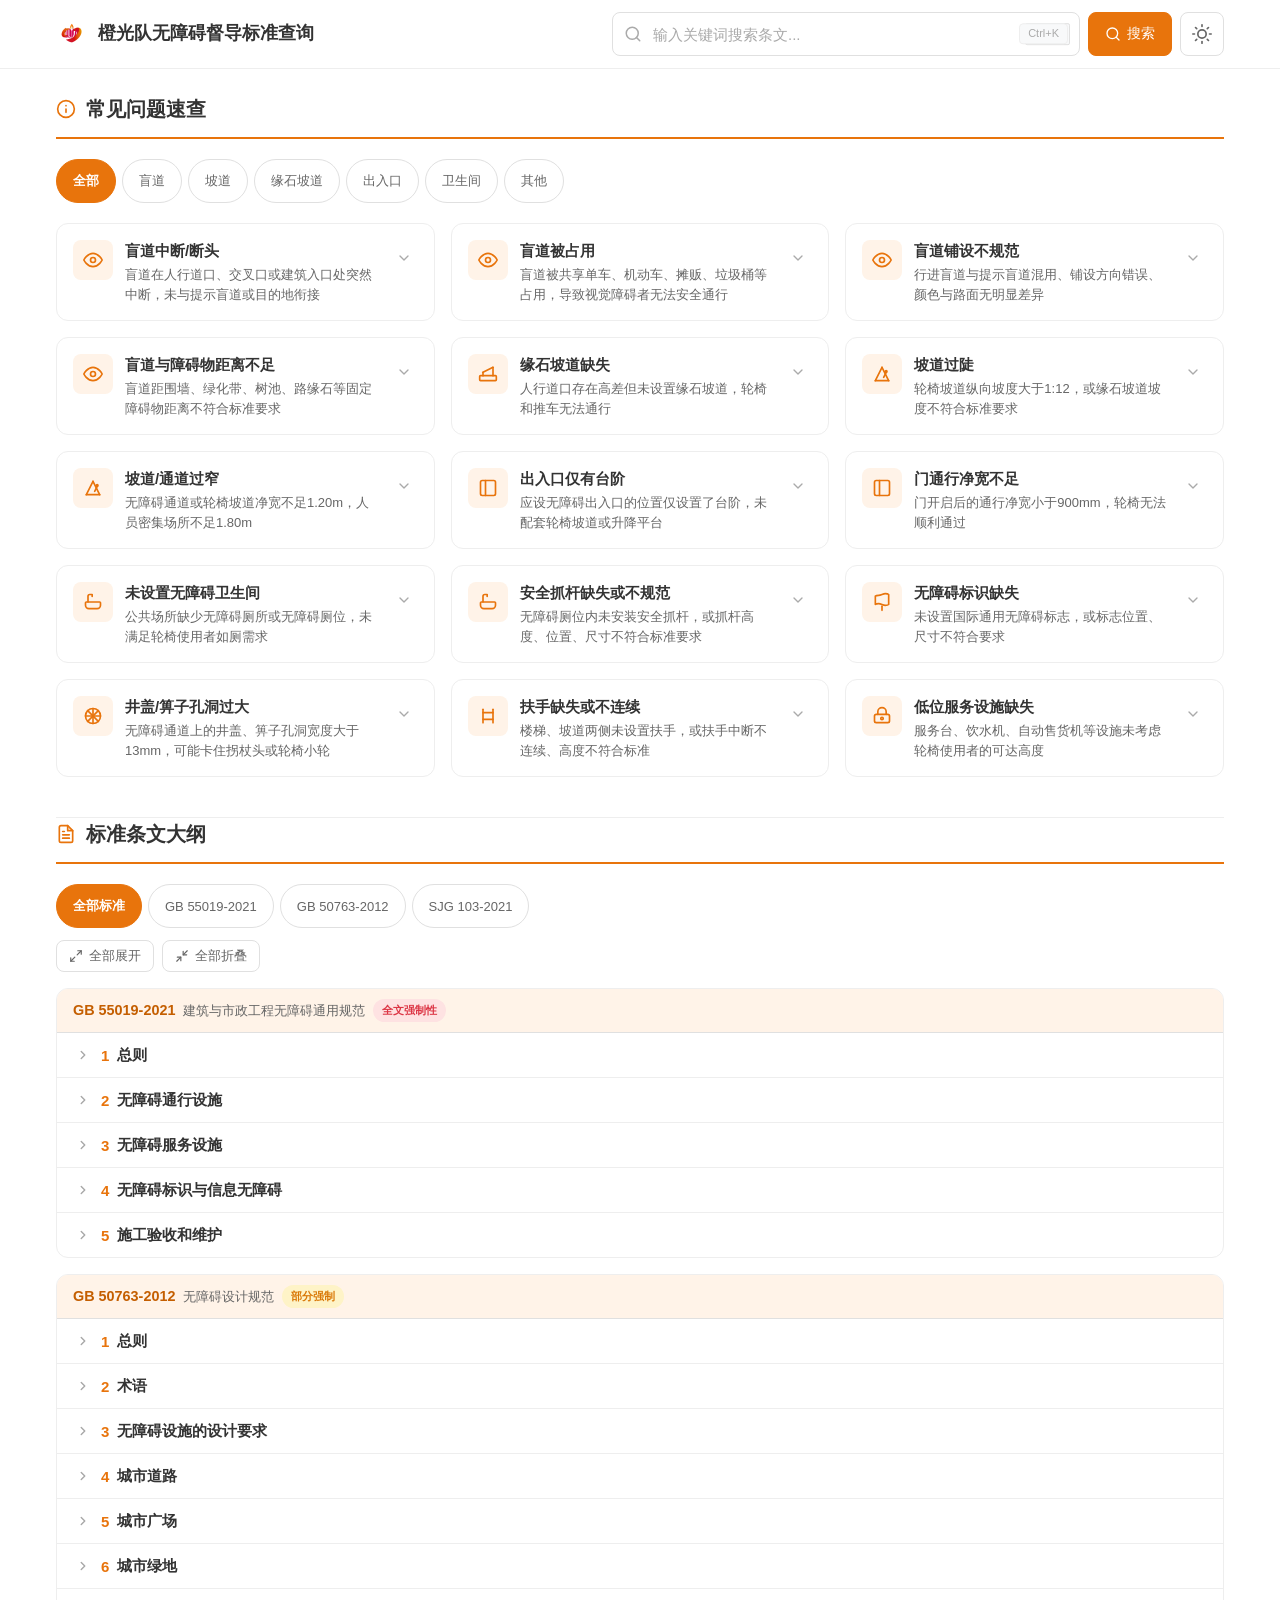
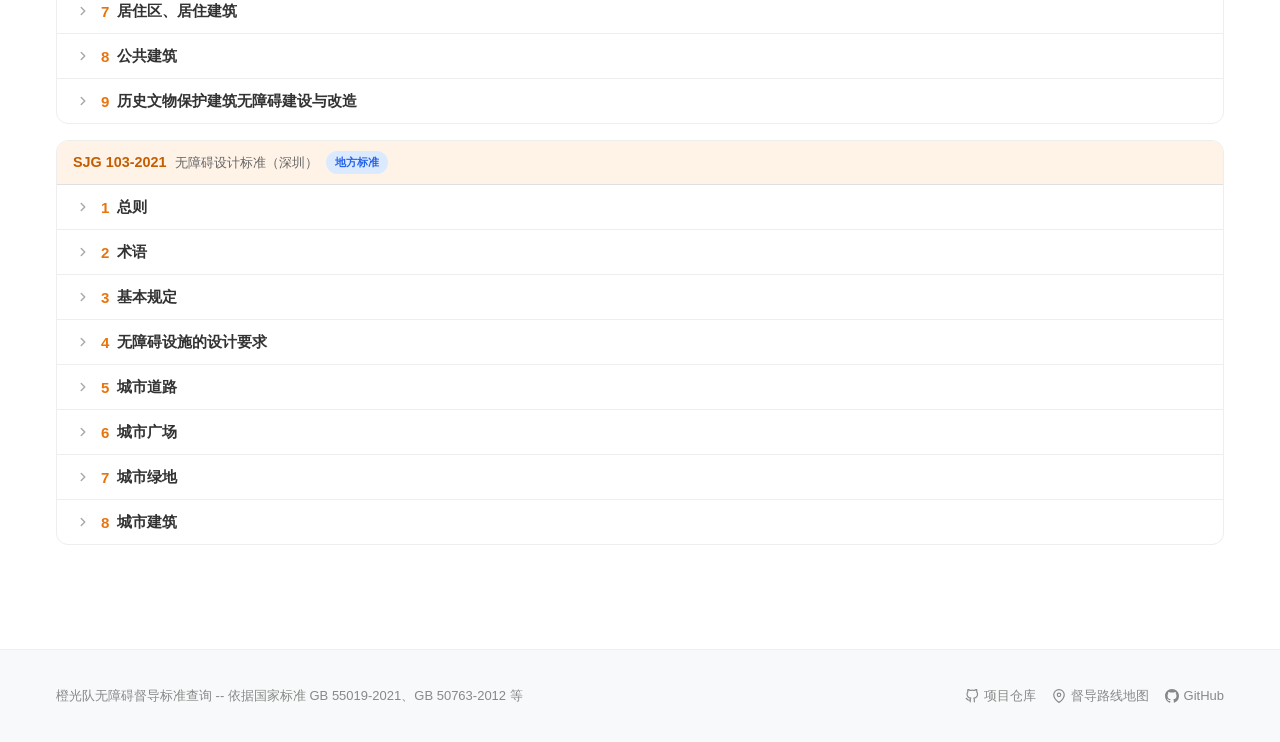
<file: index.html>
<!DOCTYPE html>
<!--
  橙光队无障碍督导标准查询
  Copyright © 2025 Wayhhow
  Licensed under MIT
  https://github.com/Wayhhow/accessibility-standards
-->
<html lang="zh-CN">
<head>
  <meta charset="UTF-8">
  <meta name="viewport" content="width=device-width, initial-scale=1.0">
  <title>橙光队无障碍督导标准查询</title>
  <link rel="stylesheet" href="css/style.css">
  <script>
    // FOUC prevention: apply theme before render
    (function() {
      var theme = localStorage.getItem('theme');
      if (theme === 'dark' || (!theme && window.matchMedia('(prefers-color-scheme: dark)').matches)) {
        document.documentElement.setAttribute('data-theme', 'dark');
      }
    })();
  </script>
</head>
<body>
  <!-- Skip to content link for accessibility -->
  <a href="#main-content" class="skip-link">跳转到主要内容</a>

  <!-- Header -->
  <header class="site-header" role="banner">
    <div class="container">
      <div class="header-inner">
        <div class="logo" aria-label="橙光队无障碍督导标准查询">
          <img src="image/logo.png" alt="橙光队队徽" class="logo-icon" width="32" height="32">
          <h1 class="site-title">橙光队无障碍督导标准查询</h1>
        </div>
        <div class="header-actions">
          <div class="search-box" role="search" aria-label="搜索标准条文">
            <label for="search-input" class="sr-only">搜索标准条文</label>
            <div class="search-input-wrapper">
              <svg class="search-icon" width="18" height="18" viewBox="0 0 24 24" fill="none" stroke="currentColor" stroke-width="2" stroke-linecap="round" stroke-linejoin="round" aria-hidden="true">
                <circle cx="11" cy="11" r="8"/>
                <line x1="21" y1="21" x2="16.65" y2="16.65"/>
              </svg>
              <input type="search" id="search-input" class="search-input" placeholder="输入关键词搜索条文..." autocomplete="off" aria-describedby="search-hint">
              <kbd class="search-kbd" aria-hidden="true">Ctrl+K</kbd>
            </div>
            <button id="search-btn" class="btn btn-primary search-btn" type="button" aria-label="搜索">
              <svg width="16" height="16" viewBox="0 0 24 24" fill="none" stroke="currentColor" stroke-width="2" stroke-linecap="round" stroke-linejoin="round" aria-hidden="true">
                <circle cx="11" cy="11" r="8"/>
                <line x1="21" y1="21" x2="16.65" y2="16.65"/>
              </svg>
              <span>搜索</span>
            </button>
          </div>
          <button class="theme-toggle" id="theme-toggle" type="button" aria-label="切换深色模式" title="切换深色模式">
            <svg class="theme-icon-light" width="20" height="20" viewBox="0 0 24 24" fill="none" stroke="currentColor" stroke-width="2" stroke-linecap="round" stroke-linejoin="round" aria-hidden="true">
              <circle cx="12" cy="12" r="5"/>
              <line x1="12" y1="1" x2="12" y2="3"/>
              <line x1="12" y1="21" x2="12" y2="23"/>
              <line x1="4.22" y1="4.22" x2="5.64" y2="5.64"/>
              <line x1="18.36" y1="18.36" x2="19.78" y2="19.78"/>
              <line x1="1" y1="12" x2="3" y2="12"/>
              <line x1="21" y1="12" x2="23" y2="12"/>
              <line x1="4.22" y1="19.78" x2="5.64" y2="18.36"/>
              <line x1="18.36" y1="5.64" x2="19.78" y2="4.22"/>
            </svg>
            <svg class="theme-icon-dark" width="20" height="20" viewBox="0 0 24 24" fill="none" stroke="currentColor" stroke-width="2" stroke-linecap="round" stroke-linejoin="round" aria-hidden="true">
              <path d="M21 12.79A9 9 0 1 1 11.21 3 7 7 0 0 0 21 12.79z"/>
            </svg>
          </button>
        </div>
      </div>
      <span id="search-hint" class="sr-only">输入关键词后自动搜索，如"盲道"、"坡道"、"1:12"等</span>
    </div>
  </header>

  <!-- Search Results (hidden by default) -->
  <section id="search-results-section" class="search-results-section" role="region" aria-label="搜索结果" aria-live="polite" style="display:none;">
    <div class="container">
      <div class="search-results-header">
        <h2 id="search-results-title" class="search-results-title">搜索结果</h2>
        <button id="clear-search-btn" class="btn btn-outline btn-sm" type="button" aria-label="清除搜索">
          <svg width="14" height="14" viewBox="0 0 24 24" fill="none" stroke="currentColor" stroke-width="2" stroke-linecap="round" stroke-linejoin="round" aria-hidden="true">
            <line x1="18" y1="6" x2="6" y2="18"/>
            <line x1="6" y1="6" x2="18" y2="18"/>
          </svg>
          <span>清除搜索</span>
        </button>
      </div>
      <div id="search-results" class="search-results" aria-describedby="search-results-title"></div>
    </div>
  </section>

  <!-- Main Content -->
  <main id="main-content" class="main-content" role="main">
    <div class="container">

      <!-- Common Issues Section -->
      <section id="common-issues-section" class="common-issues-section" role="region" aria-label="常见问题">
        <h2 class="section-title">
          <svg width="20" height="20" viewBox="0 0 24 24" fill="none" stroke="currentColor" stroke-width="2" stroke-linecap="round" stroke-linejoin="round" aria-hidden="true">
            <circle cx="12" cy="12" r="10"/>
            <line x1="12" y1="16" x2="12" y2="12"/>
            <line x1="12" y1="8" x2="12.01" y2="8"/>
          </svg>
          常见问题速查
        </h2>
        <div class="issue-categories" role="tablist" aria-label="问题分类">
          <button class="category-tab active" role="tab" aria-selected="true" data-category="all">全部</button>
          <button class="category-tab" role="tab" aria-selected="false" data-category="盲道">盲道</button>
          <button class="category-tab" role="tab" aria-selected="false" data-category="坡道">坡道</button>
          <button class="category-tab" role="tab" aria-selected="false" data-category="缘石坡道">缘石坡道</button>
          <button class="category-tab" role="tab" aria-selected="false" data-category="出入口">出入口</button>
          <button class="category-tab" role="tab" aria-selected="false" data-category="卫生间">卫生间</button>
          <button class="category-tab" role="tab" aria-selected="false" data-category="其他">其他</button>
        </div>
        <div id="common-issues-list" class="common-issues-list" role="tabpanel"></div>
      </section>

      <!-- Standards Outline Section -->
      <section id="outline-section" class="outline-section" role="region" aria-label="标准大纲">
        <h2 class="section-title">
          <svg width="20" height="20" viewBox="0 0 24 24" fill="none" stroke="currentColor" stroke-width="2" stroke-linecap="round" stroke-linejoin="round" aria-hidden="true">
            <path d="M14 2H6a2 2 0 0 0-2 2v16a2 2 0 0 0 2 2h12a2 2 0 0 0 2-2V8z"/>
            <polyline points="14 2 14 8 20 8"/>
            <line x1="16" y1="13" x2="8" y2="13"/>
            <line x1="16" y1="17" x2="8" y2="17"/>
            <polyline points="10 9 9 9 8 9"/>
          </svg>
          标准条文大纲
        </h2>
        <nav class="standard-tabs" role="tablist" aria-label="标准选择">
          <!-- Tabs will be generated by JS -->
        </nav>
        <div class="outline-actions">
          <button class="btn btn-outline btn-sm" id="expand-all-btn" type="button" aria-label="展开全部章节">
            <svg width="14" height="14" viewBox="0 0 24 24" fill="none" stroke="currentColor" stroke-width="2" stroke-linecap="round" stroke-linejoin="round" aria-hidden="true">
              <polyline points="15 3 21 3 21 9"/>
              <polyline points="9 21 3 21 3 15"/>
              <line x1="21" y1="3" x2="14" y2="10"/>
              <line x1="3" y1="21" x2="10" y2="14"/>
            </svg>
            <span>全部展开</span>
          </button>
          <button class="btn btn-outline btn-sm" id="collapse-all-btn" type="button" aria-label="折叠全部章节">
            <svg width="14" height="14" viewBox="0 0 24 24" fill="none" stroke="currentColor" stroke-width="2" stroke-linecap="round" stroke-linejoin="round" aria-hidden="true">
              <polyline points="4 14 10 14 10 20"/>
              <polyline points="20 10 14 10 14 4"/>
              <line x1="14" y1="10" x2="21" y2="3"/>
              <line x1="3" y1="21" x2="10" y2="14"/>
            </svg>
            <span>全部折叠</span>
          </button>
        </div>
        <div id="outline-tree" class="outline-tree" role="tree" aria-label="标准条文目录">
          <!-- Outline will be generated by JS -->
        </div>
      </section>

    </div>
  </main>

  <!-- Back to Top Button -->
  <button class="back-to-top" id="back-to-top" type="button" aria-label="返回顶部" title="返回顶部">
    <svg width="20" height="20" viewBox="0 0 24 24" fill="none" stroke="currentColor" stroke-width="2" stroke-linecap="round" stroke-linejoin="round" aria-hidden="true">
      <polyline points="18 15 12 9 6 15"/>
    </svg>
  </button>

  <!-- Footer -->
  <footer class="site-footer" role="contentinfo">
    <div class="container">
      <div class="footer-content">
        <p class="footer-desc">橙光队无障碍督导标准查询 -- 依据国家标准 GB 55019-2021、GB 50763-2012 等</p>
        <div class="footer-links">
          <a href="https://github.com/Wayhhow/accessibility-standards" target="_blank" rel="noopener noreferrer">
            <svg width="14" height="14" viewBox="0 0 24 24" fill="none" stroke="currentColor" stroke-width="2" stroke-linecap="round" stroke-linejoin="round" aria-hidden="true"><path d="M9 19c-5 1.5-5-2.5-7-3m14 6v-3.87a3.37 3.37 0 0 0-.94-2.61c3.14-.35 6.44-1.54 6.44-7A5.44 5.44 0 0 0 20 4.77 5.07 5.07 0 0 0 19.91 1S18.73.65 16 2.48a13.38 13.38 0 0 0-7 0C6.27.65 5.09 1 5.09 1A5.07 5.07 0 0 0 5 4.77a5.44 5.44 0 0 0-1.5 3.78c0 5.42 3.3 6.61 6.44 7A3.37 3.37 0 0 0 9 18.13V22"/></svg>
            项目仓库
          </a>
          <a href="https://wayhhow.github.io/survey-map/" target="_blank" rel="noopener noreferrer">
            <svg width="14" height="14" viewBox="0 0 24 24" fill="none" stroke="currentColor" stroke-width="2" stroke-linecap="round" stroke-linejoin="round" aria-hidden="true"><path d="M21 10c0 7-9 13-9 13s-9-6-9-13a9 9 0 0 1 18 0z"/><circle cx="12" cy="10" r="3"/></svg>
            督导路线地图
          </a>
          <a href="https://github.com/Wayhhow" target="_blank" rel="noopener noreferrer">
            <svg width="14" height="14" viewBox="0 0 24 24" fill="currentColor" aria-hidden="true"><path d="M12 0C5.37 0 0 5.37 0 12c0 5.31 3.435 9.795 8.205 11.385.6.105.825-.255.825-.57 0-.285-.015-1.23-.015-2.235-3.015.555-3.795-.735-4.035-1.41-.135-.345-.72-1.41-1.23-1.695-.42-.225-1.02-.78-.015-.795.945-.015 1.62.87 1.845 1.23 1.08 1.815 2.805 1.305 3.495.99.105-.78.42-1.305.765-1.605-2.67-.3-5.46-1.335-5.46-5.925 0-1.305.465-2.385 1.23-3.225-.12-.3-.54-1.53.12-3.18 0 0 1.005-.315 3.3 1.23.96-.27 1.98-.405 3-.405s2.04.135 3 .405c2.295-1.56 3.3-1.23 3.3-1.23.66 1.65.24 2.88.12 3.18.765.84 1.23 1.905 1.23 3.225 0 4.605-2.805 5.625-5.475 5.925.435.375.81 1.095.81 2.22 0 1.605-.015 2.895-.015 3.3 0 .315.225.69.825.57A12.02 12.02 0 0 0 24 12c0-6.63-5.37-12-12-12z"/></svg>
            GitHub
          </a>
        </div>
      </div>
    </div>
  </footer>

  <!-- Scripts -->
  <script src="js/common-issues.js"></script>
  <script src="js/search.js"></script>
  <script src="js/outline.js"></script>
  <script src="js/app.js"></script>

  <!-- Service Worker Registration for PDF Caching -->
  <script>
    (function() {
      'use strict';

      if ('serviceWorker' in navigator) {
        window.addEventListener('load', function() {
          navigator.serviceWorker.register('/sw.js')
            .then(function(registration) {
              console.log('[SW] Service Worker registered:', registration.scope);

              // 监听 Service Worker 更新
              registration.addEventListener('updatefound', function() {
                const newWorker = registration.installing;
                newWorker.addEventListener('statechange', function() {
                  if (newWorker.state === 'installed' && navigator.serviceWorker.controller) {
                    console.log('[SW] New version available');
                    // 可以在这里提示用户刷新页面
                  }
                });
              });
            })
            .catch(function(error) {
              console.log('[SW] Service Worker registration failed:', error);
            });

          // 监听 Service Worker 消息
          navigator.serviceWorker.addEventListener('message', function(event) {
            console.log('[SW] Message received:', event.data);
          });
        });
      } else {
        console.log('[SW] Service Worker not supported');
      }
    })();
  </script>
</body>
</html>
</file>
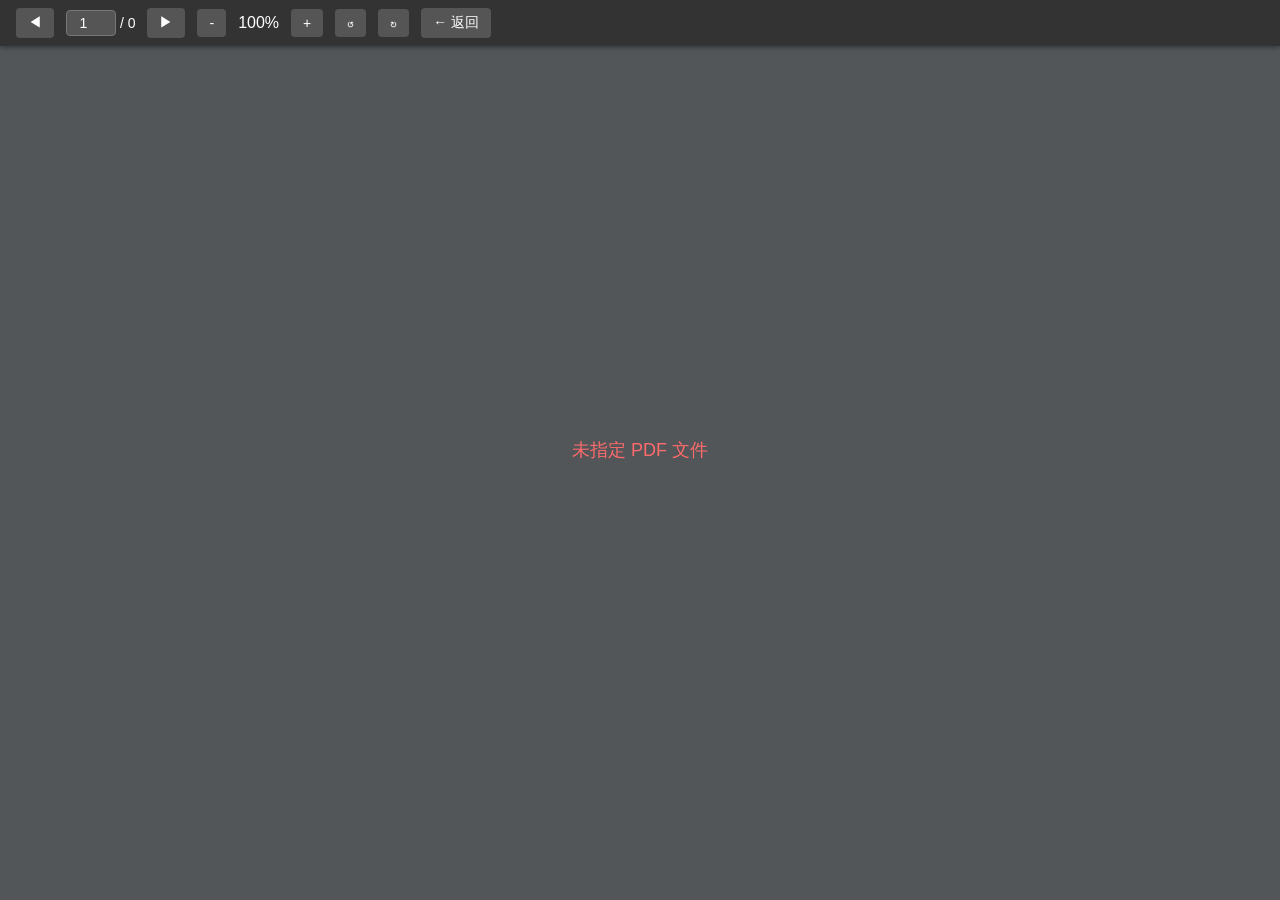
<file: pdf/lib/web/viewer.html>
<!DOCTYPE html>
<html lang="zh-CN">
<head>
  <meta charset="UTF-8">
  <meta name="viewport" content="width=device-width, initial-scale=1.0">
  <title>PDF 查看器</title>
  <style>
    * { box-sizing: border-box; }
    body { margin: 0; padding: 0; background: #404040; font-family: -apple-system, BlinkMacSystemFont, "Segoe UI", Roboto, sans-serif; }
    #toolbar {
      position: fixed; top: 0; left: 0; right: 0; z-index: 100;
      background: #333; color: #fff; padding: 8px 16px;
      display: flex; align-items: center; gap: 12px;
      box-shadow: 0 2px 4px rgba(0,0,0,0.3);
    }
    #toolbar button {
      background: #555; color: #fff; border: none; padding: 6px 12px;
      border-radius: 4px; cursor: pointer; font-size: 14px;
    }
    #toolbar button:hover { background: #666; }
    #toolbar button:disabled { opacity: 0.5; cursor: default; }
    #page-input {
      width: 50px; text-align: center; background: #555; color: #fff;
      border: 1px solid #777; border-radius: 4px; padding: 4px; font-size: 14px;
    }
    #page-info { font-size: 14px; }
    #viewer-container {
      position: absolute; top: 44px; left: 0; right: 0; bottom: 0;
      overflow: auto; background: #525659; padding: 20px;
    }
    #viewer-container canvas {
      display: block; margin: 0 auto 20px;
      box-shadow: 0 2px 8px rgba(0,0,0,0.3);
      background: white;
    }
    #loading {
      position: fixed; top: 50%; left: 50%; transform: translate(-50%, -50%);
      color: #fff; font-size: 18px; z-index: 200; text-align: center;
    }
    #loading .spinner {
      border: 3px solid #666; border-top: 3px solid #E8740C;
      border-radius: 50%; width: 30px; height: 30px;
      animation: spin 0.8s linear infinite; margin: 0 auto 12px;
    }
    @keyframes spin { to { transform: rotate(360deg); } }
    #error { color: #ff6b6b; text-align: center; padding: 20px; }
    @media (max-width: 768px) {
      #toolbar { padding: 6px 8px; gap: 6px; flex-wrap: wrap; }
      #toolbar button { padding: 6px 8px; font-size: 12px; }
      #viewer-container { padding: 10px; }
    }
  </style>
</head>
<body>
  <div id="toolbar">
    <button id="prev-page" title="上一页">&#9664;</button>
    <span id="page-info">
      <input type="number" id="page-input" min="1" value="1"> / <span id="page-count">0</span>
    </span>
    <button id="next-page" title="下一页">&#9654;</button>
    <button id="zoom-out" title="缩小">-</button>
    <span id="zoom-level">100%</span>
    <button id="zoom-in" title="放大">+</button>
    <button id="rotate-left" title="逆时针旋转">&#8634;</button>
    <button id="rotate-right" title="顺时针旋转">&#8635;</button>
    <button id="back-btn" title="返回">&#8592; 返回</button>
  </div>
  <div id="loading"><div class="spinner"></div>正在加载 PDF...</div>
  <div id="viewer-container"></div>

  <script src="../build/pdf.js"></script>
  <script>
    (function() {
      const urlParams = new URLSearchParams(window.location.search);
      const fileParam = urlParams.get('file');
      
      // 更精确的页码解析
      function getPageFromHash() {
        const hash = window.location.hash;
        const match = hash.match(/page=(\d+)/);
        return match ? parseInt(match[1]) : 1;
      }
      const hashPage = getPageFromHash();

      if (!fileParam) {
        document.getElementById('loading').innerHTML = '<p id="error">未指定 PDF 文件</p>';
        return;
      }

      // Resolve the PDF file path relative to this viewer
      const pdfUrl = new URL(fileParam, window.location.href).href;
      console.log('Loading PDF from:', pdfUrl);

      let pdfDoc = null;
      let currentPage = hashPage;
      let scale = 1.5;
      let rotation = 0; // 旋转角度
      let rendering = false;

      const container = document.getElementById('viewer-container');
      const pageInput = document.getElementById('page-input');
      const pageCount = document.getElementById('page-count');
      const prevBtn = document.getElementById('prev-page');
      const nextBtn = document.getElementById('next-page');
      const zoomInBtn = document.getElementById('zoom-in');
      const zoomOutBtn = document.getElementById('zoom-out');
      const zoomLevel = document.getElementById('zoom-level');
      const rotateLeftBtn = document.getElementById('rotate-left');
      const rotateRightBtn = document.getElementById('rotate-right');
      const backBtn = document.getElementById('back-btn');
      const loading = document.getElementById('loading');

      // Configure PDF.js
      pdfjsLib.GlobalWorkerOptions.workerSrc = '../build/pdf.worker.js';

      // Detect mobile device
      const isMobile = /Android|webOS|iPhone|iPad|iPod|BlackBerry|IEMobile|Opera Mini/i.test(navigator.userAgent);

      // Load PDF with optimization settings
      // Mobile: use streaming for faster initial display
      // Desktop: use range requests for better caching
      const loadingTask = pdfjsLib.getDocument({
        url: pdfUrl,
        disableAutoFetch: isMobile ? false : true,  // Mobile: stream mode; Desktop: range requests
        disableStream: false,
        rangeChunkSize: isMobile ? 32768 : 65536  // Smaller chunks on mobile
      });

      // 显示加载进度
      loadingTask.onProgress = function(progress) {
        if (progress.total > 0) {
          const percent = Math.round((progress.loaded / progress.total) * 100);
          loading.innerHTML = `
            <div class="spinner"></div>
            <p>正在加载 PDF... ${percent}%</p>
            <p style="font-size: 12px; color: #999; margin-top: 8px;">${isMobile ? '首次加载可能需要较长时间' : ''}</p>
          `;
        }
      };

      loadingTask.promise.then(function(pdf) {
        pdfDoc = pdf;
        pageCount.textContent = pdf.numPages;
        pageInput.max = pdf.numPages;
        loading.style.display = 'none';
        renderPage(currentPage);
      }).catch(function(error) {
        console.error('Error loading PDF:', error);
        loading.innerHTML = '<p id="error">PDF 加载失败: ' + error.message + '<br><br>文件路径: ' + pdfUrl + '</p>';
      });

      function renderPage(num) {
        if (rendering || !pdfDoc) return;
        rendering = true;

        pdfDoc.getPage(num).then(function(page) {
          const viewport = page.getViewport({ scale: scale, rotation: rotation });
          const canvas = document.createElement('canvas');
          const ctx = canvas.getContext('2d');
          canvas.height = viewport.height;
          canvas.width = viewport.width;
          // 放大超过屏幕宽度时允许横向滚动
          if (scale > 1.5) {
            canvas.style.maxWidth = 'none';
          } else {
            canvas.style.maxWidth = '100%';
          }
          canvas.style.height = 'auto';

          container.innerHTML = '';
          container.appendChild(canvas);

          const renderContext = {
            canvasContext: ctx,
            viewport: viewport
          };

          page.render(renderContext).promise.then(function() {
            rendering = false;
            pageInput.value = num;
            currentPage = num;
            updateButtons();
          });
        }).catch(function(error) {
          rendering = false;
          console.error('Error rendering page:', error);
        });
      }

      function updateButtons() {
        prevBtn.disabled = currentPage <= 1;
        nextBtn.disabled = !pdfDoc || currentPage >= pdfDoc.numPages;
        zoomLevel.textContent = Math.round(scale * 100) + '%';
      }

      prevBtn.addEventListener('click', function() {
        if (currentPage > 1) renderPage(currentPage - 1);
      });

      nextBtn.addEventListener('click', function() {
        if (pdfDoc && currentPage < pdfDoc.numPages) renderPage(currentPage + 1);
      });

      pageInput.addEventListener('change', function() {
        const num = parseInt(this.value);
        if (pdfDoc && num >= 1 && num <= pdfDoc.numPages) {
          renderPage(num);
        }
      });

      zoomInBtn.addEventListener('click', function() {
        scale = Math.min(scale + 0.25, 4);
        renderPage(currentPage);
      });

      zoomOutBtn.addEventListener('click', function() {
        scale = Math.max(scale - 0.25, 0.5);
        renderPage(currentPage);
      });

      rotateLeftBtn.addEventListener('click', function() {
        rotation = (rotation - 90 + 360) % 360;
        renderPage(currentPage);
      });

      rotateRightBtn.addEventListener('click', function() {
        rotation = (rotation + 90) % 360;
        renderPage(currentPage);
      });

      backBtn.addEventListener('click', function() {
        if (window.history.length > 1) {
          window.history.back();
        } else {
          window.close();
        }
      });

      // Keyboard navigation
      document.addEventListener('keydown', function(e) {
        if (e.target === pageInput) return;
        if (e.key === 'ArrowLeft' || e.key === 'ArrowUp') {
          e.preventDefault();
          if (currentPage > 1) renderPage(currentPage - 1);
        } else if (e.key === 'ArrowRight' || e.key === 'ArrowDown' || e.key === ' ') {
          e.preventDefault();
          if (pdfDoc && currentPage < pdfDoc.numPages) renderPage(currentPage + 1);
        } else if (e.key === '+' || e.key === '=') {
          scale = Math.min(scale + 0.25, 4);
          renderPage(currentPage);
        } else if (e.key === '-') {
          scale = Math.max(scale - 0.25, 0.5);
          renderPage(currentPage);
        }
      });

      updateButtons();
    })();
  </script>
</body>
</html>
</file>
<file: css/style.css>
/**
 * 橙光队无障碍督导标准查询 - 样式表
 * Copyright © 2025 Wayhhow
 * Licensed under MIT
 * https://github.com/Wayhhow/accessibility-standards
 *
 * 设计系统：橙白主题，支持暗色模式
 * 无障碍标准：WCAG 2.1 AA
 * 主色调：#E8740C (橙色)
 */

/* ==========================================================================
   2. CSS Variables - Light Theme
   ========================================================================== */

:root {
  /* Primary Colors */
  --primary: #E8740C;
  --primary-light: #FFF3E8;
  --primary-dark: #C45E00;
  --primary-50: #FFF8F3;
  --primary-100: #FFE8D6;
  --primary-200: #FFD0AD;
  --primary-300: #FFB384;
  --primary-400: #FF955C;
  --primary-500: #E8740C;
  --primary-600: #C45E00;
  --primary-700: #9A4A00;
  --primary-800: #703600;
  --primary-900: #462100;

  /* Background Colors */
  --bg: #FFFFFF;
  --bg-secondary: #F8F9FA;
  --bg-tertiary: #F0F1F3;
  --bg-elevated: #FFFFFF;
  --bg-overlay: rgba(0, 0, 0, 0.5);

  /* Text Colors */
  --text: #333333;
  --text-secondary: #666666;
  --text-tertiary: #888888;
  --text-muted: #AAAAAA;
  --text-inverse: #FFFFFF;

  /* Border Colors */
  --border: #E0E0E0;
  --border-light: #EEEEEE;
  --border-dark: #CCCCCC;

  /* Semantic Colors */
  --danger: #DC3545;
  --danger-light: #FEE2E2;
  --danger-dark: #B02A37;
  --info: #2563EB;
  --info-light: #DBEAFE;
  --info-dark: #1D4ED8;
  --warning: #F59E0B;
  --warning-light: #FEF3C7;
  --warning-dark: #D97706;
  --success: #16A34A;
  --success-light: #DCFCE7;
  --success-dark: #15803D;

  /* Border Radius */
  --radius-xs: 2px;
  --radius-sm: 4px;
  --radius: 8px;
  --radius-md: 12px;
  --radius-lg: 16px;
  --radius-xl: 24px;
  --radius-full: 9999px;

  /* Shadows */
  --shadow-xs: 0 1px 2px rgba(0, 0, 0, 0.04);
  --shadow: 0 1px 3px rgba(0, 0, 0, 0.08), 0 1px 2px rgba(0, 0, 0, 0.06);
  --shadow-md: 0 4px 6px rgba(0, 0, 0, 0.07), 0 2px 4px rgba(0, 0, 0, 0.06);
  --shadow-lg: 0 10px 15px rgba(0, 0, 0, 0.1), 0 4px 6px rgba(0, 0, 0, 0.05);
  --shadow-xl: 0 20px 25px rgba(0, 0, 0, 0.12), 0 10px 10px rgba(0, 0, 0, 0.04);
  --shadow-focus: 0 0 0 3px rgba(232, 116, 12, 0.2);
  --shadow-focus-dark: 0 0 0 3px rgba(232, 116, 12, 0.4);
  --shadow-card-hover: 0 8px 16px rgba(0, 0, 0, 0.1), 0 4px 8px rgba(0, 0, 0, 0.06);
  --shadow-inner: inset 0 2px 4px rgba(0, 0, 0, 0.06);

  /* Transitions */
  --transition-fast: 0.15s ease;
  --transition: 0.2s ease;
  --transition-slow: 0.35s ease;
  --transition-bounce: 0.4s cubic-bezier(0.34, 1.56, 0.64, 1);
  --transition-smooth: 0.3s cubic-bezier(0.4, 0, 0.2, 1);

  /* Layout */
  --max-width: 1200px;
  --header-height: auto;

  /* Z-index */
  --z-dropdown: 100;
  --z-sticky: 200;
  --z-modal: 300;
  --z-tooltip: 400;
}

/* ==========================================================================
   3. CSS Variables - Dark Theme
   ========================================================================== */

[data-theme="dark"] {
  /* Primary Colors */
  --primary: #F58C2B;
  --primary-light: #4A3015;
  --primary-dark: #FFB366;
  --primary-50: #2A1F15;
  --primary-100: #3D2A1A;
  --primary-200: #5C3D25;
  --primary-300: #7A5230;
  --primary-400: #99683B;
  --primary-500: #F58C2B;
  --primary-600: #FFB366;
  --primary-700: #FFC999;
  --primary-800: #FFE0CC;
  --primary-900: #FFF5EB;

  /* Background Colors */
  --bg: #1A1A1A;
  --bg-secondary: #242424;
  --bg-tertiary: #2E2E2E;
  --bg-elevated: #2D2D2D;
  --bg-overlay: rgba(0, 0, 0, 0.7);

  /* Text Colors */
  --text: #E8E8E8;
  --text-secondary: #B0B0B0;
  --text-tertiary: #888888;
  --text-muted: #666666;
  --text-inverse: #1A1A1A;

  /* Border Colors */
  --border: #404040;
  --border-light: #333333;
  --border-dark: #555555;

  /* Semantic Colors */
  --danger: #EF4444;
  --danger-light: #3D1F1F;
  --danger-dark: #F87171;
  --info: #3B82F6;
  --info-light: #1E293B;
  --info-dark: #60A5FA;
  --warning: #F59E0B;
  --warning-light: #3D2E1A;
  --warning-dark: #FBBF24;
  --success: #22C55E;
  --success-light: #1A2E1F;
  --success-dark: #4ADE80;

  /* Shadows (darker in dark mode) */
  --shadow-xs: 0 1px 2px rgba(0, 0, 0, 0.3);
  --shadow: 0 1px 3px rgba(0, 0, 0, 0.4), 0 1px 2px rgba(0, 0, 0, 0.3);
  --shadow-md: 0 4px 6px rgba(0, 0, 0, 0.4), 0 2px 4px rgba(0, 0, 0, 0.3);
  --shadow-lg: 0 10px 15px rgba(0, 0, 0, 0.5), 0 4px 6px rgba(0, 0, 0, 0.3);
  --shadow-xl: 0 20px 25px rgba(0, 0, 0, 0.5), 0 10px 10px rgba(0, 0, 0, 0.3);
  --shadow-focus: 0 0 0 3px rgba(245, 140, 43, 0.3);
  --shadow-focus-dark: 0 0 0 3px rgba(245, 140, 43, 0.5);
  --shadow-card-hover: 0 8px 16px rgba(0, 0, 0, 0.5), 0 4px 8px rgba(0, 0, 0, 0.3);
  --shadow-inner: inset 0 2px 4px rgba(0, 0, 0, 0.3);
}

/* ==========================================================================
   4. Reset & Base
   ========================================================================== */

*,
*::before,
*::after {
  box-sizing: border-box;
}

html {
  font-size: 16px;
  -webkit-text-size-adjust: 100%;
  -moz-text-size-adjust: 100%;
  text-size-adjust: 100%;
  scroll-behavior: smooth;
  -webkit-tap-highlight-color: transparent;
}

body {
  margin: 0;
  padding: 0;
  font-family: -apple-system, BlinkMacSystemFont, "Segoe UI", Roboto, "Helvetica Neue", Arial,
    "Noto Sans", "Noto Sans SC", "PingFang SC", "Microsoft YaHei", sans-serif;
  font-size: 1rem;
  line-height: 1.6;
  color: var(--text);
  background-color: var(--bg);
  -webkit-font-smoothing: antialiased;
  -moz-osx-font-smoothing: grayscale;
  min-height: 100vh;
  transition: background-color var(--transition), color var(--transition);
}

a {
  color: var(--primary);
  text-decoration: none;
  transition: color var(--transition-fast);
}

a:hover {
  color: var(--primary-dark);
  text-decoration: underline;
}

/* Screen reader only - visually hidden but accessible to AT */
.sr-only {
  position: absolute;
  width: 1px;
  height: 1px;
  padding: 0;
  margin: -1px;
  overflow: hidden;
  clip: rect(0, 0, 0, 0);
  white-space: nowrap;
  border: 0;
}

/* Skip link - visible on focus for keyboard users */
.skip-link {
  position: absolute;
  top: -100%;
  left: 50%;
  transform: translateX(-50%);
  z-index: 9999;
  padding: 12px 24px;
  background: var(--primary);
  color: var(--text-inverse);
  font-size: 0.875rem;
  font-weight: 600;
  text-decoration: none;
  border-radius: var(--radius);
  box-shadow: var(--shadow-lg);
  transition: top var(--transition-fast);
}

.skip-link:focus {
  top: 8px;
  outline: 3px solid var(--primary-dark);
  outline-offset: 2px;
}

/* ==========================================================================
   5. Container
   ========================================================================== */

.container {
  width: 100%;
  max-width: var(--max-width);
  margin-left: auto;
  margin-right: auto;
  padding-left: 16px;
  padding-right: 16px;
}

/* ==========================================================================
   6. Header
   ========================================================================== */

.site-header {
  position: sticky;
  top: 0;
  z-index: var(--z-sticky);
  background-color: var(--bg);
  border-bottom: 1px solid var(--border-light);
  transition: background-color var(--transition), border-color var(--transition),
    box-shadow var(--transition), backdrop-filter var(--transition);
}

.site-header.scrolled {
  box-shadow: var(--shadow-md);
  backdrop-filter: blur(12px);
  -webkit-backdrop-filter: blur(12px);
  background-color: rgba(255, 255, 255, 0.85);
}

[data-theme="dark"] .site-header.scrolled {
  background-color: rgba(26, 26, 26, 0.85);
}

.header-inner {
  display: flex;
  align-items: center;
  gap: 20px;
  padding-top: 12px;
  padding-bottom: 12px;
  flex-wrap: wrap;
}

.logo {
  display: flex;
  align-items: center;
  gap: 10px;
  flex-shrink: 0;
  text-decoration: none;
  color: var(--text);
}

.logo:hover {
  text-decoration: none;
  color: var(--primary);
}

.logo-icon {
  width: 32px;
  height: 32px;
  border-radius: var(--radius-sm);
  object-fit: contain;
}

.site-title {
  font-size: 1.125rem;
  font-weight: 700;
  margin: 0;
  color: var(--text);
  white-space: nowrap;
  line-height: 1.3;
  transition: color var(--transition);
}

.logo:hover .site-title {
  color: var(--primary);
}

/* ==========================================================================
   7. Theme Toggle
   ========================================================================== */

.theme-toggle {
  display: flex;
  align-items: center;
  justify-content: center;
  width: 44px;
  height: 44px;
  min-width: 44px;
  min-height: 44px;
  padding: 0;
  border: 1px solid var(--border);
  border-radius: var(--radius);
  background: var(--bg-elevated);
  color: var(--text-secondary);
  cursor: pointer;
  transition: background-color var(--transition-fast), color var(--transition-fast),
    border-color var(--transition-fast), box-shadow var(--transition-fast);
  flex-shrink: 0;
}

.theme-toggle:hover {
  background: var(--bg-secondary);
  color: var(--primary);
  border-color: var(--primary);
}

.theme-toggle:focus-visible {
  outline: 3px solid var(--primary);
  outline-offset: 2px;
  box-shadow: var(--shadow-focus);
}

.theme-toggle svg {
  width: 20px;
  height: 20px;
  transition: transform var(--transition-bounce);
}

.theme-toggle:hover svg {
  transform: rotate(30deg);
}

.theme-icon-dark {
  display: none;
}

[data-theme="dark"] .theme-icon-light {
  display: none;
}

[data-theme="dark"] .theme-icon-dark {
  display: block;
}

/* --- Header Actions (search + theme toggle) --- */
.header-actions {
  display: flex;
  align-items: center;
  gap: 8px;
  flex: 1;
  justify-content: flex-end;
}

/* ==========================================================================
   8. Search Box
   ========================================================================== */

.search-box {
  display: flex;
  align-items: center;
  gap: 8px;
  flex: 1;
  min-width: 0;
  max-width: 560px;
}

.search-input-wrapper {
  position: relative;
  flex: 1;
  display: flex;
  align-items: center;
  min-width: 0;
}

.search-icon {
  position: absolute;
  left: 12px;
  top: 50%;
  transform: translateY(-50%);
  color: var(--text-muted);
  pointer-events: none;
  transition: color var(--transition-fast);
  z-index: 1;
}

.search-input {
  width: 100%;
  height: 44px;
  min-height: 44px;
  padding: 0 80px 0 40px;
  border: 1px solid var(--border);
  border-radius: var(--radius);
  background: var(--bg-elevated);
  color: var(--text);
  font-size: 0.9375rem;
  line-height: 1.5;
  transition: border-color var(--transition-fast), box-shadow var(--transition-fast),
    background-color var(--transition);
  appearance: none;
  -webkit-appearance: none;
}

.search-input::placeholder {
  color: var(--text-muted);
}

/* Ctrl+K hint badge */
.search-kbd {
  position: absolute;
  right: 10px;
  top: 50%;
  transform: translateY(-50%);
  padding: 2px 6px;
  font-size: 0.7rem;
  font-family: inherit;
  color: var(--text-muted);
  background: var(--bg-secondary);
  border: 1px solid var(--border);
  border-radius: var(--radius-xs);
  pointer-events: none;
  line-height: 1.4;
}

.search-input:focus ~ .search-kbd {
  opacity: 0;
}

.search-input:hover {
  border-color: var(--border-dark);
}

.search-input:focus {
  outline: none;
  border-color: var(--primary);
  box-shadow: var(--shadow-focus), 0 0 0 1px var(--primary);
}

.search-input:focus ~ .search-icon,
.search-input:focus + .search-icon {
  color: var(--primary);
}

/* Focus glow effect - soft orange glow */
.search-input:focus {
  box-shadow: 0 0 0 3px rgba(232, 116, 12, 0.15), 0 0 12px rgba(232, 116, 12, 0.1),
    0 0 0 1px var(--primary);
}

[data-theme="dark"] .search-input:focus {
  box-shadow: 0 0 0 3px rgba(245, 140, 43, 0.25), 0 0 16px rgba(245, 140, 43, 0.12),
    0 0 0 1px var(--primary);
}

/* Ctrl+K hint badge inside search input */
.search-input-wrapper::after {
  content: "Ctrl+K";
  position: absolute;
  right: 12px;
  top: 50%;
  transform: translateY(-50%);
  padding: 2px 8px;
  font-size: 0.6875rem;
  font-weight: 500;
  line-height: 1.4;
  color: var(--text-muted);
  background: var(--bg-secondary);
  border: 1px solid var(--border-light);
  border-radius: var(--radius-sm);
  pointer-events: none;
  white-space: nowrap;
  transition: opacity var(--transition-fast);
}

.search-input:focus ~ ::after,
.search-input-wrapper:focus-within::after {
  opacity: 0;
}

.search-input:not(:placeholder-shown) ~ ::after,
.search-input-wrapper:has(.search-input:not(:placeholder-shown))::after {
  opacity: 0;
}

.search-btn {
  flex-shrink: 0;
}

/* ==========================================================================
   9. Search Autocomplete Dropdown
   ========================================================================== */

.search-autocomplete {
  position: absolute;
  top: calc(100% + 4px);
  left: 0;
  right: 0;
  z-index: var(--z-dropdown);
  background: var(--bg-elevated);
  border: 1px solid var(--border);
  border-radius: var(--radius);
  box-shadow: var(--shadow-lg);
  max-height: 320px;
  overflow-y: auto;
  overscroll-behavior: contain;
}

.autocomplete-item {
  display: flex;
  align-items: center;
  gap: 10px;
  padding: 10px 14px;
  cursor: pointer;
  transition: background-color var(--transition-fast);
  border-bottom: 1px solid var(--border-light);
  font-size: 0.875rem;
  color: var(--text);
}

.autocomplete-item:last-child {
  border-bottom: none;
}

.autocomplete-item:hover,
.autocomplete-item.active {
  background-color: var(--primary-50);
}

.autocomplete-item mark {
  background-color: var(--primary-200);
  color: var(--text);
  font-weight: 600;
  padding: 0 1px;
  border-radius: var(--radius-xs);
}

[data-theme="dark"] .autocomplete-item mark {
  background-color: var(--primary-300);
  color: var(--text);
}

.autocomplete-item .autocomplete-number {
  font-weight: 600;
  color: var(--primary);
  flex-shrink: 0;
  min-width: 48px;
}

.autocomplete-item .autocomplete-text {
  flex: 1;
  min-width: 0;
  overflow: hidden;
  text-overflow: ellipsis;
  white-space: nowrap;
  color: var(--text-secondary);
}

/* ==========================================================================
   10. Search Results
   ========================================================================== */

.search-results-section {
  padding: 24px 0;
  background-color: var(--bg-secondary);
  border-bottom: 1px solid var(--border-light);
  animation: slideDown var(--transition-smooth);
}

.search-results-header {
  display: flex;
  align-items: center;
  justify-content: space-between;
  gap: 16px;
  margin-bottom: 16px;
  flex-wrap: wrap;
}

.search-results-title {
  font-size: 1.125rem;
  font-weight: 600;
  margin: 0;
  color: var(--text);
}

.search-results {
  display: flex;
  flex-direction: column;
  gap: 12px;
}

.search-result-item {
  background: var(--bg-elevated);
  border: 1px solid var(--border-light);
  border-radius: var(--radius);
  padding: 16px;
  transition: transform var(--transition-fast), box-shadow var(--transition-fast),
    border-color var(--transition-fast);
}

.search-result-item:hover {
  transform: translateY(-2px);
  box-shadow: var(--shadow-card-hover);
  border-color: var(--border);
}

.search-result-header {
  display: flex;
  align-items: center;
  gap: 10px;
  margin-bottom: 8px;
  flex-wrap: wrap;
}

.search-result-number {
  font-weight: 700;
  font-size: 0.9375rem;
  color: var(--primary);
  flex-shrink: 0;
}

.search-result-badges {
  display: flex;
  align-items: center;
  gap: 6px;
  flex-wrap: wrap;
}

.search-result-path {
  font-size: 0.8125rem;
  color: var(--text-tertiary);
  margin-bottom: 6px;
}

.search-result-text {
  font-size: 0.9375rem;
  line-height: 1.7;
  color: var(--text-secondary);
  margin-bottom: 10px;
}

/* Search highlight mark - warm orange background */
.search-result-text mark,
mark {
  background-color: var(--primary-200);
  color: var(--primary-900);
  font-weight: 600;
  padding: 1px 3px;
  border-radius: var(--radius-xs);
  box-decoration-break: clone;
  -webkit-box-decoration-break: clone;
}

[data-theme="dark"] mark,
[data-theme="dark"] .search-result-text mark {
  background-color: var(--primary-300);
  color: var(--primary-900);
}

.search-result-actions {
  display: flex;
  align-items: center;
  gap: 8px;
}

/* Search empty state */
.search-empty {
  display: flex;
  flex-direction: column;
  align-items: center;
  justify-content: center;
  padding: 40px 20px;
  text-align: center;
  color: var(--text-muted);
}

.search-empty svg {
  margin-bottom: 16px;
  opacity: 0.5;
}

.search-empty p {
  margin: 0;
  font-size: 0.9375rem;
  color: var(--text-secondary);
}

.search-suggestions {
  margin-top: 20px;
  text-align: left;
  max-width: 400px;
}

.search-suggestions h3 {
  font-size: 0.875rem;
  font-weight: 600;
  color: var(--text-secondary);
  margin: 0 0 8px 0;
}

.search-suggestions ul {
  list-style: none;
  padding: 0;
  margin: 0;
}

.search-suggestions li {
  font-size: 0.8125rem;
  color: var(--text-tertiary);
  padding: 4px 0;
  padding-left: 16px;
  position: relative;
}

.search-suggestions li::before {
  content: "•";
  position: absolute;
  left: 0;
  color: var(--primary);
}

/* ==========================================================================
   11. Section Titles
   ========================================================================== */

.section-title {
  display: flex;
  align-items: center;
  gap: 10px;
  font-size: 1.25rem;
  font-weight: 700;
  color: var(--text);
  margin: 0 0 20px 0;
  padding-bottom: 12px;
  border-bottom: 2px solid var(--primary);
  position: relative;
  transition: color var(--transition), border-color var(--transition);
}

.section-title svg {
  color: var(--primary);
  flex-shrink: 0;
}

/* ==========================================================================
   12. Common Issues Section
   ========================================================================== */

.common-issues-section {
  margin-bottom: 40px;
}

/* Issue Category Tabs */
.issue-categories {
  display: flex;
  flex-wrap: wrap;
  gap: 6px;
  margin-bottom: 20px;
}

.category-tab {
  display: inline-flex;
  align-items: center;
  justify-content: center;
  min-height: 36px;
  min-width: 44px;
  padding: 6px 16px;
  border: 1px solid var(--border);
  border-radius: var(--radius-full);
  background: var(--bg-elevated);
  color: var(--text-secondary);
  font-size: 0.8125rem;
  font-weight: 500;
  cursor: pointer;
  transition: all var(--transition-fast);
  white-space: nowrap;
}

.category-tab:hover {
  border-color: var(--primary);
  color: var(--primary);
  background: var(--primary-50);
}

.category-tab:focus-visible {
  outline: 3px solid var(--primary);
  outline-offset: 2px;
}

.category-tab.active {
  background: var(--primary);
  color: var(--text-inverse);
  border-color: var(--primary);
  font-weight: 600;
}

.category-tab.active:hover {
  background: var(--primary-dark);
  border-color: var(--primary-dark);
  color: var(--text-inverse);
}

/* Common Issues List - Grid */
.common-issues-list {
  display: grid;
  grid-template-columns: repeat(auto-fill, minmax(340px, 1fr));
  gap: 16px;
}

/* Issue Card */
.issue-card {
  background: var(--bg-elevated);
  border: 1px solid var(--border-light);
  border-radius: var(--radius-md);
  overflow: hidden;
  transition: transform var(--transition-fast), box-shadow var(--transition-fast),
    border-color var(--transition-fast);
}

.issue-card:hover {
  transform: translateY(-2px);
  box-shadow: var(--shadow-card-hover);
  border-color: var(--border);
}

/* Issue Card Header - clickable/toggleable */
.issue-card-header {
  display: flex;
  align-items: flex-start;
  gap: 12px;
  padding: 16px;
  cursor: pointer;
  transition: background-color var(--transition-fast);
  min-height: 44px;
  border: none;
  background: none;
  width: 100%;
  text-align: left;
  color: inherit;
  font: inherit;
}

.issue-card-header:hover {
  background-color: var(--primary-50);
}

.issue-card-header:focus-visible {
  outline: 3px solid var(--primary);
  outline-offset: -3px;
  border-radius: var(--radius-md);
}

/* Issue Card Icon */
.issue-card-icon {
  display: flex;
  align-items: center;
  justify-content: center;
  width: 40px;
  height: 40px;
  min-width: 40px;
  border-radius: var(--radius);
  background: var(--primary-light);
  color: var(--primary);
  transition: transform var(--transition-bounce), background-color var(--transition-fast),
    color var(--transition-fast);
}

.issue-card-header:hover .issue-card-icon {
  transform: scale(1.1);
  background: var(--primary-100);
  color: var(--primary-dark);
}

[data-theme="dark"] .issue-card-icon {
  background: var(--primary-light);
  color: var(--primary);
}

[data-theme="dark"] .issue-card-header:hover .issue-card-icon {
  background: var(--primary-200);
  color: var(--primary-dark);
}

/* Issue Card Info */
.issue-card-info {
  flex: 1;
  min-width: 0;
}

.issue-card-title {
  font-size: 0.9375rem;
  font-weight: 600;
  color: var(--text);
  margin-bottom: 4px;
  line-height: 1.4;
  transition: color var(--transition);
}

.issue-card-desc {
  font-size: 0.8125rem;
  color: var(--text-secondary);
  line-height: 1.5;
  display: -webkit-box;
  -webkit-line-clamp: 2;
  -webkit-box-orient: vertical;
  overflow: hidden;
}

/* Issue Card Toggle Arrow */
.issue-card-toggle {
  display: flex;
  align-items: center;
  justify-content: center;
  width: 28px;
  height: 28px;
  min-width: 28px;
  border-radius: var(--radius-sm);
  color: var(--text-muted);
  transition: transform var(--transition-smooth), color var(--transition-fast);
  margin-top: 4px;
}

.issue-card-toggle.open {
  transform: rotate(180deg);
  color: var(--primary);
}

.issue-card-header:hover .issue-card-toggle {
  color: var(--primary);
}

/* Issue Card Body - smooth expand animation */
.issue-card-body {
  display: none;
}

.issue-card-body.open {
  display: block;
  animation: fadeIn 0.2s ease;
}

.issue-check-points,
.issue-related-clauses {
  padding: 0 16px 16px;
}

.issue-check-points {
  padding-top: 4px;
}

.issue-check-points h3,
.issue-related-clauses h3 {
  font-size: 0.8125rem;
  font-weight: 600;
  color: var(--text-secondary);
  margin: 0 0 8px 0;
  text-transform: uppercase;
  letter-spacing: 0.5px;
}

/* Custom bullet points for check points */
.issue-check-points ul {
  list-style: none;
  padding: 0;
  margin: 0;
}

.issue-check-points li {
  position: relative;
  padding: 4px 0 4px 20px;
  font-size: 0.8125rem;
  line-height: 1.6;
  color: var(--text-secondary);
}

.issue-check-points li::before {
  content: "";
  position: absolute;
  left: 2px;
  top: 12px;
  width: 8px;
  height: 8px;
  border-radius: var(--radius-full);
  background: var(--primary-200);
  border: 2px solid var(--primary);
  transition: background-color var(--transition-fast);
}

[data-theme="dark"] .issue-check-points li::before {
  background: var(--primary-300);
}

/* Related Clause Item */
.issue-related-clauses {
  margin-top: 8px;
  padding-top: 12px;
  border-top: 1px solid var(--border-light);
}

.related-clause-item {
  padding: 10px 12px;
  margin-bottom: 8px;
  background: var(--bg-secondary);
  border-radius: var(--radius);
  border-left: 3px solid var(--primary);
  transition: background-color var(--transition-fast);
}

.related-clause-item:last-child {
  margin-bottom: 0;
}

.related-clause-item:hover {
  background: var(--primary-50);
}

.related-clause-header {
  display: flex;
  align-items: center;
  gap: 8px;
  margin-bottom: 4px;
  flex-wrap: wrap;
}

.related-clause-number {
  font-weight: 700;
  font-size: 0.8125rem;
  color: var(--primary);
}

.related-clause-text {
  font-size: 0.8125rem;
  line-height: 1.6;
  color: var(--text-secondary);
  margin-bottom: 6px;
}

.related-clause-actions {
  display: flex;
  align-items: center;
  gap: 8px;
}

/* ==========================================================================
   13. Outline Section
   ========================================================================== */

.outline-section {
  margin-bottom: 40px;
}

/* Standard Tabs */
.standard-tabs {
  display: flex;
  flex-wrap: wrap;
  gap: 6px;
  margin-bottom: 12px;
}

/* Outline expand/collapse actions */
.outline-actions {
  display: flex;
  gap: 8px;
  margin-bottom: 16px;
}

.standard-tab {
  display: inline-flex;
  align-items: center;
  justify-content: center;
  min-height: 36px;
  min-width: 44px;
  padding: 6px 16px;
  border: 1px solid var(--border);
  border-radius: var(--radius-full);
  background: var(--bg-elevated);
  color: var(--text-secondary);
  font-size: 0.8125rem;
  font-weight: 500;
  cursor: pointer;
  transition: all var(--transition-fast);
  white-space: nowrap;
}

.standard-tab:hover {
  border-color: var(--primary);
  color: var(--primary);
  background: var(--primary-50);
}

.standard-tab:focus-visible {
  outline: 3px solid var(--primary);
  outline-offset: 2px;
}

.standard-tab.active {
  background: var(--primary);
  color: var(--text-inverse);
  border-color: var(--primary);
  font-weight: 600;
}

.standard-tab.active:hover {
  background: var(--primary-dark);
  border-color: var(--primary-dark);
  color: var(--text-inverse);
}

/* Outline Tree */
.outline-tree {
  display: flex;
  flex-direction: column;
  gap: 16px;
}

/* Outline Standard Container */
.outline-standard {
  background: var(--bg-elevated);
  border: 1px solid var(--border-light);
  border-radius: var(--radius-md);
  overflow: hidden;
  transition: border-color var(--transition-fast);
}

.outline-standard:hover {
  border-color: var(--border);
}

/* Outline Chapter */
.outline-chapter {
  border-bottom: 1px solid var(--border-light);
}

.outline-chapter:last-child {
  border-bottom: none;
}

.outline-chapter-header {
  display: flex;
  align-items: center;
  gap: 8px;
  width: 100%;
  padding: 12px 16px;
  border: none;
  background: none;
  color: var(--text);
  font-size: 0.9375rem;
  font-weight: 600;
  cursor: pointer;
  text-align: left;
  min-height: 44px;
  transition: background-color var(--transition-fast), color var(--transition-fast);
  font-family: inherit;
}

.outline-chapter-header:hover {
  background-color: var(--primary-50);
  color: var(--primary-dark);
}

.outline-chapter-header:focus-visible {
  outline: 3px solid var(--primary);
  outline-offset: -3px;
}

.outline-chapter-header.open {
  color: var(--primary);
}

.outline-chapter-number {
  color: var(--primary);
  font-weight: 700;
  flex-shrink: 0;
}

.outline-chapter-title {
  flex: 1;
  min-width: 0;
}

/* Outline Chapter Body - collapsible */
.outline-chapter-body {
  display: none;
}

.outline-chapter-body.open {
  display: block;
  animation: fadeIn 0.2s ease;
}

/* Outline Section (sub-section within chapter) */
.outline-section {
  border-top: 1px solid var(--border-light);
}

.outline-section-header {
  display: flex;
  align-items: center;
  gap: 8px;
  width: 100%;
  padding: 10px 16px 10px 36px;
  border: none;
  background: none;
  color: var(--text);
  font-size: 0.875rem;
  font-weight: 600;
  cursor: pointer;
  text-align: left;
  min-height: 44px;
  transition: background-color var(--transition-fast), color var(--transition-fast);
  font-family: inherit;
}

.outline-section-header:hover {
  background-color: var(--primary-50);
  color: var(--primary-dark);
}

.outline-section-header:focus-visible {
  outline: 3px solid var(--primary);
  outline-offset: -3px;
}

.outline-section-header.open {
  color: var(--primary);
}

.outline-section-number {
  color: var(--primary);
  font-weight: 700;
  flex-shrink: 0;
}

/* Outline Section Body - collapsible */
.outline-section-body {
  display: none;
}

.outline-section-body.open {
  display: block;
  animation: fadeIn 0.2s ease;
}

/* Outline Toggle Arrow - rotation animation on expand */
.outline-toggle {
  display: flex;
  align-items: center;
  justify-content: center;
  width: 20px;
  height: 20px;
  min-width: 20px;
  color: var(--text-muted);
  transition: transform var(--transition-smooth), color var(--transition-fast);
}

.outline-toggle.open {
  transform: rotate(90deg);
  color: var(--primary);
}

.outline-chapter-header:hover .outline-toggle,
.outline-section-header:hover .outline-toggle {
  color: var(--primary);
}

/* Outline Clause */
.outline-clause {
  padding: 10px 16px 10px 52px;
  border-top: 1px solid var(--border-light);
  transition: background-color var(--transition-fast);
  position: relative;
}

.outline-clause:hover {
  background-color: var(--primary-50);
}

/* Mandatory clause left border accent - orange left border */
.outline-clause:has(.badge-mandatory) {
  border-left: 3px solid var(--primary);
  padding-left: 49px;
}

/* Fallback for browsers without :has() */
.outline-clause.badge-mandatory-parent {
  border-left: 3px solid var(--primary);
  padding-left: 49px;
}

.outline-clause-header {
  display: flex;
  align-items: center;
  gap: 8px;
  margin-bottom: 4px;
  flex-wrap: wrap;
}

.outline-clause-number {
  font-weight: 700;
  font-size: 0.8125rem;
  color: var(--primary);
  flex-shrink: 0;
}

.outline-clause-badges {
  display: flex;
  align-items: center;
  gap: 6px;
  flex-wrap: wrap;
}

.outline-clause-text {
  font-size: 0.875rem;
  line-height: 1.7;
  color: var(--text-secondary);
  margin-bottom: 6px;
}

.outline-clause-actions {
  display: flex;
  align-items: center;
  gap: 8px;
}

/* ==========================================================================
   14. Badge Styles
   ========================================================================== */

.badge {
  display: inline-flex;
  align-items: center;
  justify-content: center;
  padding: 2px 8px;
  font-size: 0.6875rem;
  font-weight: 600;
  line-height: 1.5;
  border-radius: var(--radius-full);
  white-space: nowrap;
  transition: background-color var(--transition-fast), color var(--transition-fast);
}

/* Mandatory badge - red/danger style */
.badge-mandatory {
  background-color: var(--danger-light);
  color: var(--danger);
  border: 1px solid var(--danger);
}

[data-theme="dark"] .badge-mandatory {
  background-color: var(--danger-light);
  color: var(--danger-dark);
  border-color: var(--danger);
}

/* Standard type badges */
.badge-type-full {
  background-color: var(--danger-light);
  color: var(--danger);
  border: 1px solid transparent;
}

.badge-type-full:hover {
  border-color: var(--danger);
}

[data-theme="dark"] .badge-type-full {
  background-color: var(--danger-light);
  color: var(--danger-dark);
}

.badge-type-partial {
  background-color: var(--warning-light);
  color: var(--warning-dark);
  border: 1px solid transparent;
}

.badge-type-partial:hover {
  border-color: var(--warning);
}

[data-theme="dark"] .badge-type-partial {
  background-color: var(--warning-light);
  color: var(--warning-dark);
}

.badge-type-local {
  background-color: var(--info-light);
  color: var(--info);
  border: 1px solid transparent;
}

.badge-type-local:hover {
  border-color: var(--info);
}

[data-theme="dark"] .badge-type-local {
  background-color: var(--info-light);
  color: var(--info-dark);
}

/* ==========================================================================
   15. Button Styles
   ========================================================================== */

.btn {
  display: inline-flex;
  align-items: center;
  justify-content: center;
  gap: 6px;
  min-height: 44px;
  min-width: 44px;
  padding: 8px 16px;
  border: 1px solid transparent;
  border-radius: var(--radius);
  font-size: 0.875rem;
  font-weight: 500;
  font-family: inherit;
  line-height: 1.4;
  cursor: pointer;
  transition: all var(--transition-fast);
  text-decoration: none;
  white-space: nowrap;
  user-select: none;
  -webkit-user-select: none;
}

.btn:focus-visible {
  outline: 3px solid var(--primary);
  outline-offset: 2px;
  box-shadow: var(--shadow-focus);
}

/* Primary Button */
.btn-primary {
  background-color: var(--primary);
  color: var(--text-inverse);
  border-color: var(--primary);
}

.btn-primary:hover {
  background-color: var(--primary-dark);
  border-color: var(--primary-dark);
  color: var(--text-inverse);
  text-decoration: none;
}

.btn-primary:active {
  transform: scale(0.97);
}

/* Outline Button */
.btn-outline {
  background-color: transparent;
  color: var(--text-secondary);
  border-color: var(--border);
}

.btn-outline:hover {
  border-color: var(--primary);
  color: var(--primary);
  background-color: var(--primary-50);
  text-decoration: none;
}

.btn-outline:active {
  transform: scale(0.97);
}

/* Small Button */
.btn-sm {
  min-height: 32px;
  min-width: 32px;
  padding: 4px 12px;
  font-size: 0.8125rem;
}

.btn-sm:focus-visible {
  outline: 3px solid var(--primary);
  outline-offset: 1px;
}

/* PDF Button */
.btn-pdf {
  display: inline-flex;
  align-items: center;
  gap: 5px;
  min-height: 32px;
  min-width: 44px;
  padding: 4px 12px;
  background-color: transparent;
  color: var(--primary);
  border: 1px solid var(--primary-200);
  border-radius: var(--radius);
  font-size: 0.75rem;
  font-weight: 500;
  font-family: inherit;
  cursor: pointer;
  transition: all var(--transition-fast);
  white-space: nowrap;
}

.btn-pdf:hover {
  background-color: var(--primary-50);
  border-color: var(--primary);
  text-decoration: none;
}

.btn-pdf:focus-visible {
  outline: 3px solid var(--primary);
  outline-offset: 2px;
  box-shadow: var(--shadow-focus);
}

.btn-pdf:active {
  transform: scale(0.97);
}

.btn-pdf svg {
  flex-shrink: 0;
}

/* ==========================================================================
   16. Loading State
   ========================================================================== */

.loading {
  display: flex;
  flex-direction: column;
  align-items: center;
  justify-content: center;
  padding: 40px 20px;
  min-height: 120px;
}

.loading-spinner {
  width: 32px;
  height: 32px;
  border: 3px solid var(--border-light);
  border-top-color: var(--primary);
  border-radius: var(--radius-full);
  animation: spin 0.8s linear infinite;
}

/* Skeleton Screen Styles */
.skeleton {
  background: linear-gradient(
    90deg,
    var(--bg-tertiary) 25%,
    var(--bg-secondary) 50%,
    var(--bg-tertiary) 75%
  );
  background-size: 200% 100%;
  animation: skeleton-shimmer 1.5s ease-in-out infinite;
  border-radius: var(--radius-sm);
}

.skeleton-line {
  height: 14px;
  margin-bottom: 10px;
  border-radius: var(--radius-sm);
}

.skeleton-line:last-child {
  width: 70%;
}

.skeleton-circle {
  width: 40px;
  height: 40px;
  border-radius: var(--radius-full);
}

@keyframes skeleton-shimmer {
  0% {
    background-position: 200% 0;
  }
  100% {
    background-position: -200% 0;
  }
}

/* ==========================================================================
   17. Footer
   ========================================================================== */

.site-footer {
  background-color: var(--bg-secondary);
  border-top: 1px solid var(--border-light);
  padding: 24px 0;
  margin-top: 40px;
  transition: background-color var(--transition), border-color var(--transition);
}

.footer-content {
  display: flex;
  align-items: center;
  justify-content: space-between;
  gap: 16px;
  flex-wrap: wrap;
}

.footer-desc {
  margin: 0;
  font-size: 0.8125rem;
  color: var(--text-tertiary);
  line-height: 1.5;
}

.footer-links {
  display: flex;
  align-items: center;
  gap: 16px;
  flex-wrap: wrap;
}

.footer-links a {
  display: inline-flex;
  align-items: center;
  gap: 5px;
  font-size: 0.8125rem;
  color: var(--text-tertiary);
  text-decoration: none;
  min-height: 44px;
  transition: color var(--transition-fast);
  padding: 4px 0;
}

.footer-links a:hover {
  color: var(--primary);
  text-decoration: none;
}

.footer-links a:focus-visible {
  outline: 3px solid var(--primary);
  outline-offset: 2px;
  border-radius: var(--radius-sm);
}

.footer-links svg {
  flex-shrink: 0;
}

/* ==========================================================================
   18. Back to Top Button
   ========================================================================== */

.back-to-top {
  position: fixed;
  bottom: 24px;
  right: 24px;
  z-index: var(--z-sticky);
  display: flex;
  align-items: center;
  justify-content: center;
  width: 44px;
  height: 44px;
  min-width: 44px;
  min-height: 44px;
  padding: 0;
  border: 1px solid var(--border);
  border-radius: var(--radius-full);
  background: var(--bg-elevated);
  color: var(--text-secondary);
  cursor: pointer;
  box-shadow: var(--shadow-md);
  opacity: 0;
  visibility: hidden;
  transform: translateY(12px);
  transition: opacity var(--transition-smooth), visibility var(--transition-smooth),
    transform var(--transition-smooth), background-color var(--transition-fast),
    color var(--transition-fast), border-color var(--transition-fast),
    box-shadow var(--transition-fast);
}

.back-to-top.visible {
  opacity: 1;
  visibility: visible;
  transform: translateY(0);
}

.back-to-top:hover {
  background: var(--primary);
  color: var(--text-inverse);
  border-color: var(--primary);
  box-shadow: var(--shadow-lg);
}

.back-to-top:focus-visible {
  outline: 3px solid var(--primary);
  outline-offset: 2px;
  box-shadow: var(--shadow-focus);
}

.back-to-top svg {
  width: 20px;
  height: 20px;
}

/* ==========================================================================
   19. Animations
   ========================================================================== */

@keyframes spin {
  from {
    transform: rotate(0deg);
  }
  to {
    transform: rotate(360deg);
  }
}

@keyframes slideDown {
  from {
    opacity: 0;
    transform: translateY(-8px);
  }
  to {
    opacity: 1;
    transform: translateY(0);
  }
}

@keyframes fadeIn {
  from {
    opacity: 0;
  }
  to {
    opacity: 1;
  }
}

@keyframes pulse {
  0%, 100% {
    opacity: 1;
  }
  50% {
    opacity: 0.5;
  }
}

/* ==========================================================================
   20. Responsive Media Queries
   ========================================================================== */

/* Mobile: < 768px */
@media (max-width: 767px) {
  .container {
    padding-left: 12px;
    padding-right: 12px;
  }

  .header-inner {
    flex-direction: column;
    align-items: stretch;
    gap: 12px;
    padding-top: 10px;
    padding-bottom: 10px;
  }

  .logo {
    justify-content: center;
  }

  .site-title {
    font-size: 1rem;
  }

  .search-box {
    max-width: 100%;
    flex-direction: row;
    gap: 6px;
  }

  .search-input-wrapper {
    flex: 1;
    min-width: 0;
  }

  .search-btn {
    flex-shrink: 0;
    padding: 8px 12px;
    min-height: 40px;
    font-size: 0.8rem;
  }

  .search-btn span {
    display: none;
  }

  .section-title {
    font-size: 1.0625rem;
    margin-bottom: 14px;
    padding-bottom: 10px;
  }

  .common-issues-list {
    grid-template-columns: 1fr;
    gap: 12px;
  }

  .issue-categories {
    gap: 4px;
    overflow-x: auto;
    flex-wrap: nowrap;
    padding-bottom: 4px;
    -webkit-overflow-scrolling: touch;
    scrollbar-width: none;
  }

  .issue-categories::-webkit-scrollbar {
    display: none;
  }

  .category-tab {
    flex-shrink: 0;
    padding: 6px 12px;
    font-size: 0.75rem;
  }

  .standard-tabs {
    gap: 4px;
    overflow-x: auto;
    flex-wrap: nowrap;
    padding-bottom: 4px;
    -webkit-overflow-scrolling: touch;
    scrollbar-width: none;
  }

  .standard-tabs::-webkit-scrollbar {
    display: none;
  }

  .standard-tab {
    flex-shrink: 0;
    padding: 6px 12px;
    font-size: 0.75rem;
  }

  .outline-chapter-header {
    padding: 10px 12px;
    font-size: 0.875rem;
  }

  .outline-section-header {
    padding: 8px 12px 8px 28px;
    font-size: 0.8125rem;
  }

  .outline-clause {
    padding: 8px 12px 8px 40px;
  }

  .outline-clause:has(.badge-mandatory) {
    padding-left: 37px;
  }

  .outline-clause-text {
    font-size: 0.8125rem;
  }

  .search-result-item {
    padding: 12px;
  }

  .footer-content {
    flex-direction: column;
    text-align: center;
    gap: 12px;
  }

  .footer-links {
    justify-content: center;
  }

  .back-to-top {
    bottom: 16px;
    right: 16px;
  }

  .search-input-wrapper::after {
    display: none;
  }

  .search-input {
    padding-right: 12px;
  }
}

/* Tablet: 768px - 1024px */
@media (min-width: 768px) and (max-width: 1024px) {
  .common-issues-list {
    grid-template-columns: repeat(2, 1fr);
  }

  .header-inner {
    flex-wrap: wrap;
  }

  .search-box {
    max-width: 400px;
  }
}

/* Desktop: > 1024px */
@media (min-width: 1025px) {
  .common-issues-list {
    grid-template-columns: repeat(3, 1fr);
  }

  .header-inner {
    flex-wrap: nowrap;
  }

  .search-box {
    max-width: 560px;
  }
}

/* ==========================================================================
   21. Print Styles
   ========================================================================== */

@media print {
  *,
  *::before,
  *::after {
    background: transparent !important;
    color: #000 !important;
    box-shadow: none !important;
    text-shadow: none !important;
  }

  body {
    font-size: 12pt;
    line-height: 1.5;
  }

  a,
  a:visited {
    text-decoration: underline;
    color: #000 !important;
  }

  a[href]::after {
    content: " (" attr(href) ")";
    font-size: 0.8em;
    font-weight: normal;
  }

  a[href^="#"]::after,
  a[href^="javascript"]::after {
    content: "";
  }

  .skip-link,
  .theme-toggle,
  .back-to-top,
  .search-box,
  .search-results-section,
  .issue-categories,
  .standard-tabs,
  .btn-pdf,
  .outline-clause-actions,
  .related-clause-actions,
  .search-result-actions,
  .site-header {
    display: none !important;
  }

  .site-footer {
    margin-top: 20px;
    padding: 10px 0;
    border-top: 1px solid #ccc;
  }

  .container {
    max-width: 100%;
    padding: 0;
  }

  .section-title {
    font-size: 14pt;
    border-bottom: 2px solid #000;
    padding-bottom: 6px;
    margin-bottom: 12px;
  }

  .section-title svg {
    display: none;
  }

  .issue-card {
    break-inside: avoid;
    border: 1px solid #ccc;
    margin-bottom: 10px;
  }

  .issue-card-body {
    display: block !important;
  }

  .outline-standard {
    break-inside: avoid;
    border: 1px solid #ccc;
  }

  .outline-chapter-body,
  .outline-section-body {
    display: block !important;
  }

  .outline-clause {
    padding-left: 20px;
    border-left: 2px solid #000;
  }

  .badge-mandatory {
    border: 1px solid #000 !important;
    background: #eee !important;
    color: #000 !important;
  }

  .badge-type-full,
  .badge-type-partial,
  .badge-type-local {
    border: 1px solid #999 !important;
    background: #eee !important;
    color: #333 !important;
  }

  mark {
    background: #ff0 !important;
    color: #000 !important;
  }

  h1, h2, h3 {
    page-break-after: avoid;
    break-after: avoid;
  }

  img {
    max-width: 100% !important;
  }
}

/* ==========================================================================
   22. Reduced Motion
   ========================================================================== */

@media (prefers-reduced-motion: reduce) {
  *,
  *::before,
  *::after {
    animation-duration: 0.01ms !important;
    animation-iteration-count: 1 !important;
    transition-duration: 0.01ms !important;
    scroll-behavior: auto !important;
  }

  .loading-spinner {
    animation: none;
    border-top-color: var(--primary);
  }

  .skeleton {
    animation: none;
    background: var(--bg-tertiary);
  }

  .issue-card:hover {
    transform: none;
  }

  .search-result-item:hover {
    transform: none;
  }

  .issue-card-icon {
    transition: none;
  }

  .issue-card-header:hover .issue-card-icon {
    transform: none;
  }

  .outline-toggle {
    transition: none;
  }

  .outline-toggle.open {
    transform: rotate(90deg);
  }

  .back-to-top {
    transition: none;
  }

  .back-to-top.visible {
    transform: none;
  }

  .search-results-section {
    animation: none;
  }

  .theme-toggle svg {
    transition: none;
  }

  .theme-toggle:hover svg {
    transform: none;
  }

  .issue-card-body,
  .outline-chapter-body,
  .outline-section-body {
    transition: none;
  }
}

/* ==========================================================================
   23. Focus Visible Styles
   ========================================================================== */

/* Global focus-visible for all interactive elements */
a:focus-visible,
button:focus-visible,
input:focus-visible,
select:focus-visible,
textarea:focus-visible,
[tabindex]:focus-visible {
  outline: 3px solid var(--primary);
  outline-offset: 2px;
}

/* Remove default focus outline, rely on focus-visible */
a:focus:not(:focus-visible),
button:focus:not(:focus-visible),
input:focus:not(:focus-visible),
select:focus:not(:focus-visible),
textarea:focus:not(:focus-visible),
[tabindex]:focus:not(:focus-visible) {
  outline: none;
}

/* Specific focus styles for key interactive elements */

/* Category tabs */
.category-tab:focus-visible {
  outline: 3px solid var(--primary);
  outline-offset: 2px;
  box-shadow: var(--shadow-focus);
}

/* Standard tabs */
.standard-tab:focus-visible {
  outline: 3px solid var(--primary);
  outline-offset: 2px;
  box-shadow: var(--shadow-focus);
}

/* Issue card header */
.issue-card-header:focus-visible {
  outline: 3px solid var(--primary);
  outline-offset: -3px;
  border-radius: var(--radius-md);
  box-shadow: inset 0 0 0 3px rgba(232, 116, 12, 0.2);
}

/* Outline headers */
.outline-chapter-header:focus-visible {
  outline: 3px solid var(--primary);
  outline-offset: -3px;
  background-color: var(--primary-50);
}

.outline-section-header:focus-visible {
  outline: 3px solid var(--primary);
  outline-offset: -3px;
  background-color: var(--primary-50);
}

/* Search input focus */
.search-input:focus-visible {
  border-color: var(--primary);
  box-shadow: 0 0 0 3px rgba(232, 116, 12, 0.15), 0 0 12px rgba(232, 116, 12, 0.1);
}

[data-theme="dark"] .search-input:focus-visible {
  box-shadow: 0 0 0 3px rgba(245, 140, 43, 0.25), 0 0 16px rgba(245, 140, 43, 0.12);
}

/* Buttons */
.btn:focus-visible {
  outline: 3px solid var(--primary);
  outline-offset: 2px;
  box-shadow: var(--shadow-focus);
}

.btn-pdf:focus-visible {
  outline: 3px solid var(--primary);
  outline-offset: 2px;
  box-shadow: var(--shadow-focus);
}

/* Theme toggle */
.theme-toggle:focus-visible {
  outline: 3px solid var(--primary);
  outline-offset: 2px;
  box-shadow: var(--shadow-focus);
}

/* Back to top */
.back-to-top:focus-visible {
  outline: 3px solid var(--primary);
  outline-offset: 2px;
  box-shadow: var(--shadow-focus);
}

/* Footer links */
.footer-links a:focus-visible {
  outline: 3px solid var(--primary);
  outline-offset: 2px;
  border-radius: var(--radius-sm);
}

/* Skip link */
.skip-link:focus-visible {
  outline: 3px solid var(--primary-dark);
  outline-offset: 2px;
}

/* ==========================================================================
   Additional Utility & Accessibility Styles
   ========================================================================== */

/* Ensure all interactive elements meet minimum 44px touch target */
button,
[role="button"],
[role="tab"] {
  min-height: 44px;
  min-width: 44px;
}

/* Ensure text selection is visible */
::selection {
  background-color: var(--primary-200);
  color: var(--primary-900);
}

[data-theme="dark"] ::selection {
  background-color: var(--primary-400);
  color: var(--primary-900);
}

/* Smooth scrollbar styling */
::-webkit-scrollbar {
  width: 8px;
  height: 8px;
}

::-webkit-scrollbar-track {
  background: var(--bg-secondary);
}

::-webkit-scrollbar-thumb {
  background: var(--border-dark);
  border-radius: var(--radius-full);
}

::-webkit-scrollbar-thumb:hover {
  background: var(--text-muted);
}

/* Firefox scrollbar */
* {
  scrollbar-width: thin;
  scrollbar-color: var(--border-dark) var(--bg-secondary);
}

/* Ensure images are responsive */
img {
  max-width: 100%;
  height: auto;
}

/* Main content area */
.main-content {
  padding: 24px 0;
  min-height: 50vh;
}

/* Visually distinct mandatory indicators - not color only */
.badge-mandatory::before {
  content: "⚠ ";
  font-size: 0.75em;
}

/* High contrast mode adjustments */
@media (forced-colors: active) {
  .btn-primary {
    border: 2px solid ButtonText;
  }

  .badge-mandatory {
    border: 2px solid ButtonText;
  }

  .category-tab.active,
  .standard-tab.active {
    border: 2px solid Highlight;
  }

  .issue-card {
    border: 1px solid CanvasText;
  }

  mark {
    border-bottom: 2px solid Highlight;
  }
}
</file>
